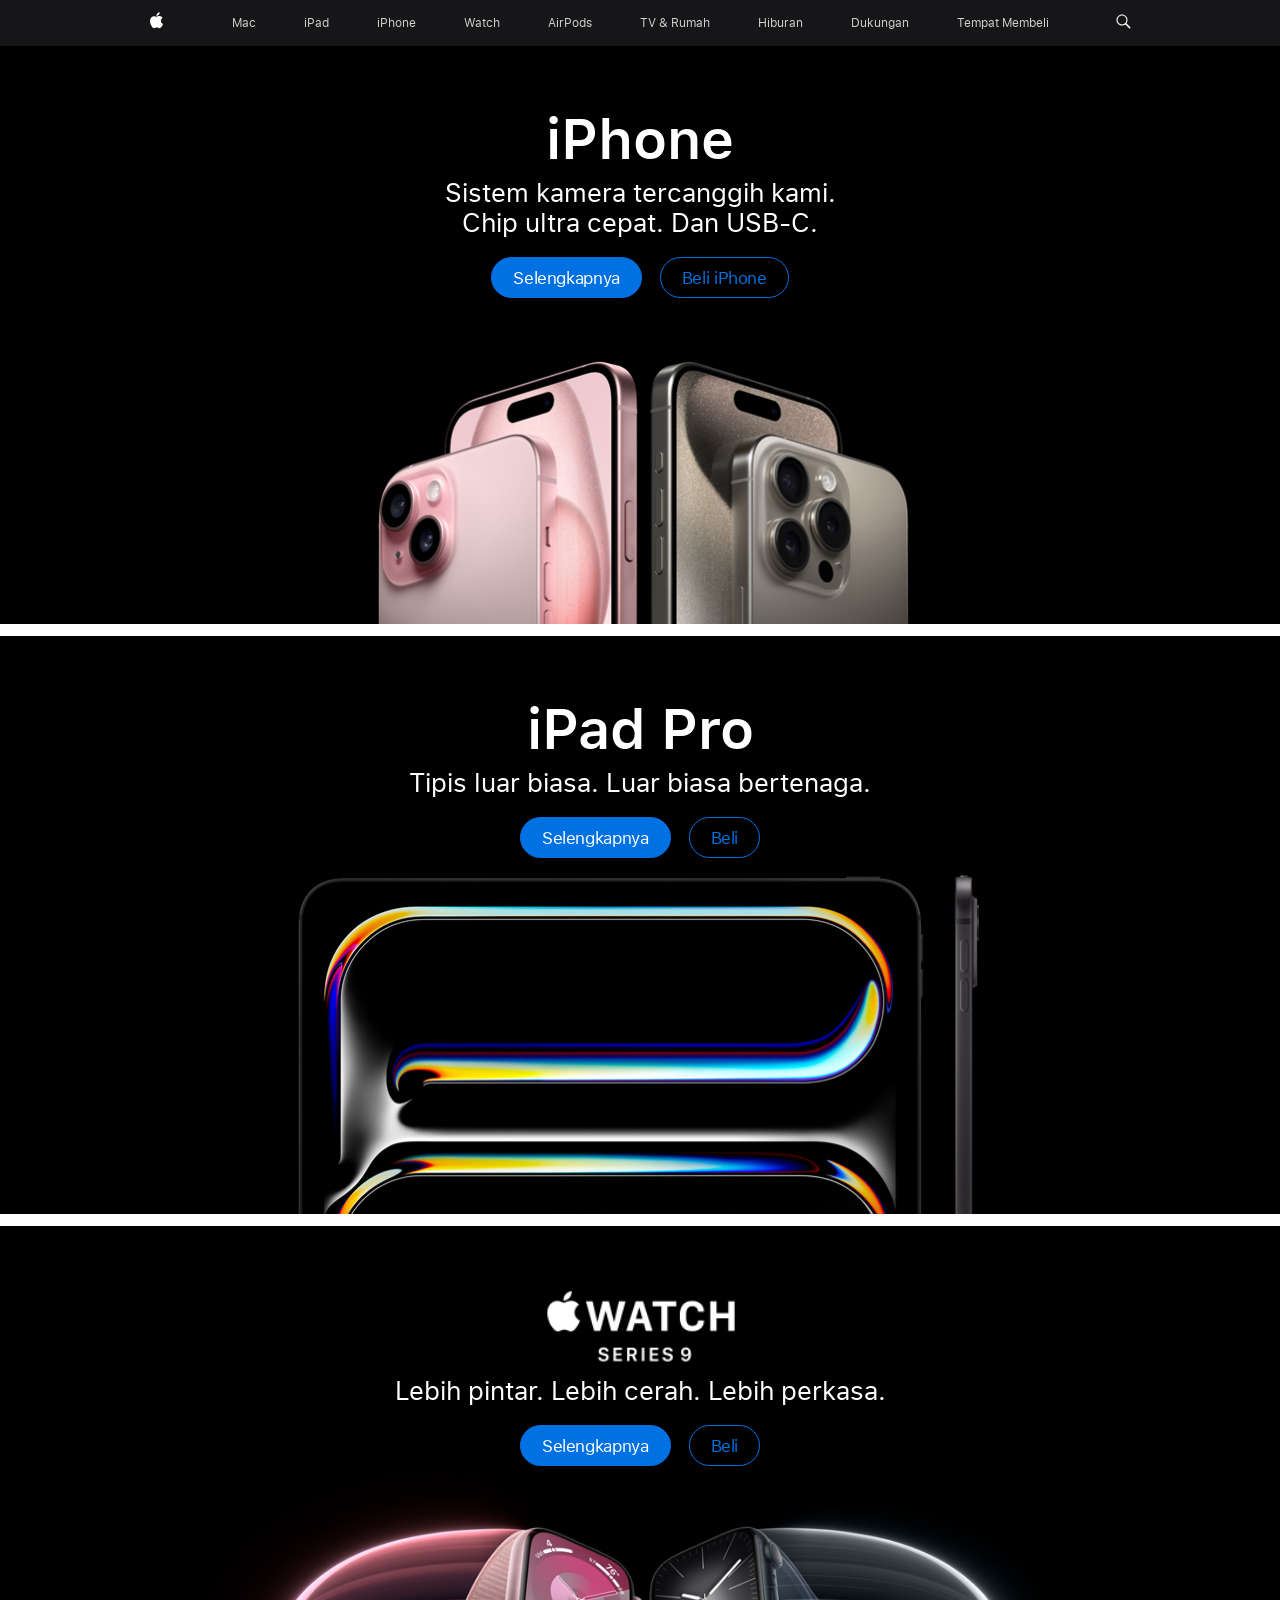
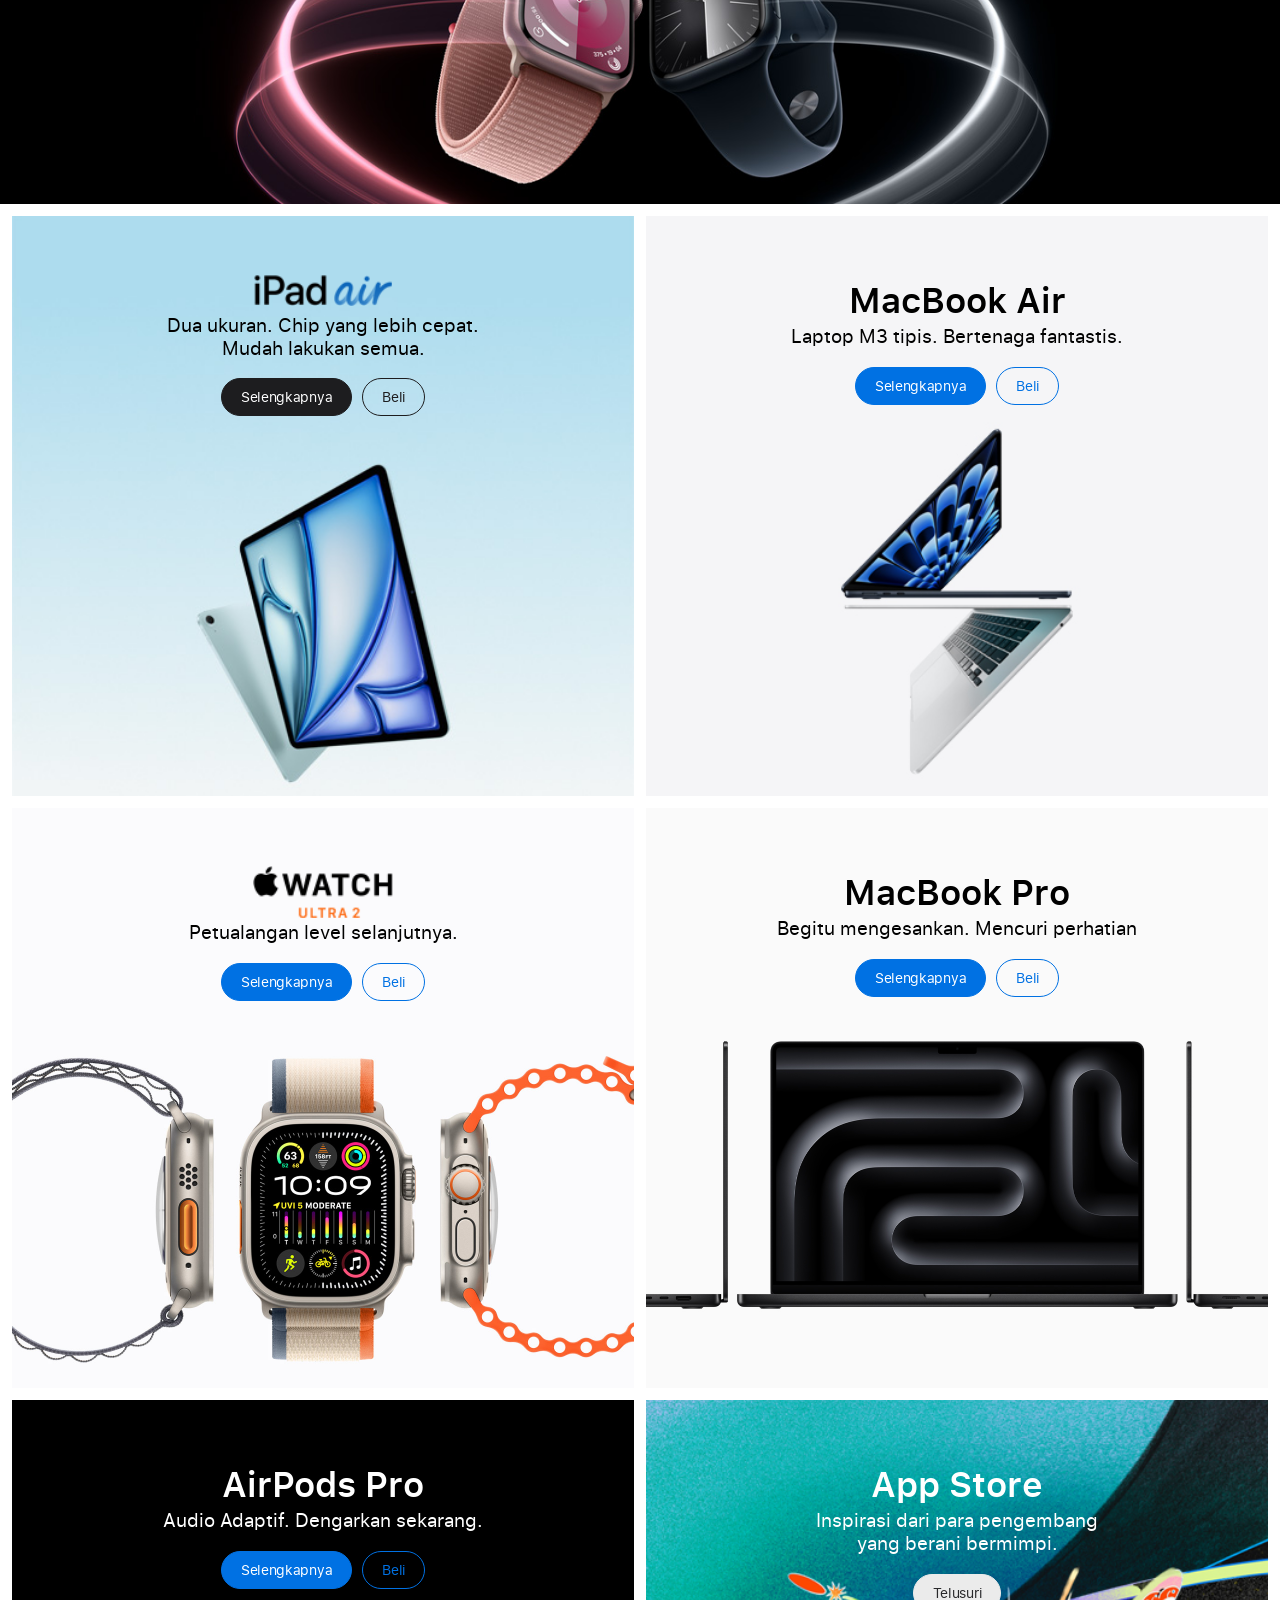
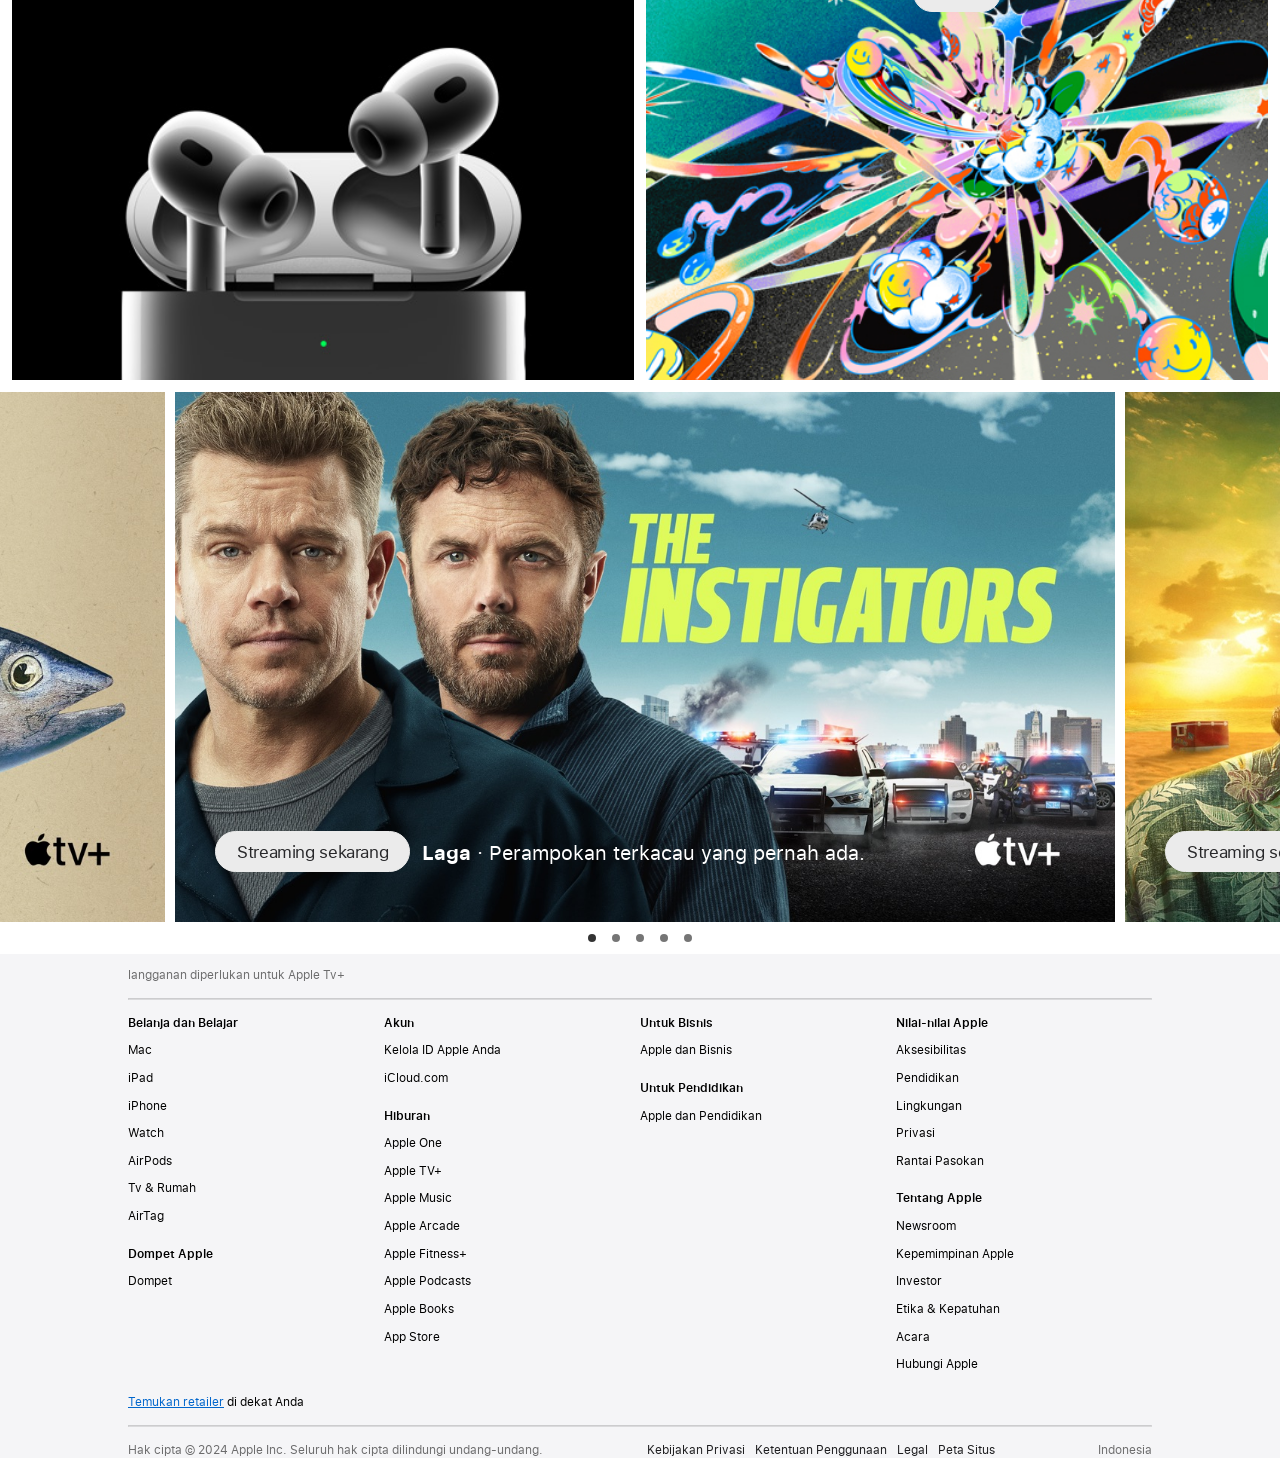
<file: index.html>
<!DOCTYPE html>
<html lang="en">

<head>
  <meta charset="UTF-8">
  <meta name="viewport" content="width=device-width, initial-scale=1.0">
  <title>Apple (remake website)</title>
  <link rel="stylesheet" href="style.css">
  <link rel="shortcut icon" href="./assets/images/favicon.ico" type="image/x-icon">
  <!-- Primary Meta Tags -->
  <title>Apple (Indonesia)</title>
  <meta name="title" content="Apple (Indonesia)" />
  <meta name="description"
    content="Temukan dunia inovatif Apple dan dapatkan semua yang Anda inginkan, mulai dari iPhone, iPad, Apple Watch, Mac, dan Apple TV, serta berbagai aksesori, hiburan, dan bantuan perangkat dari ahlinya." />

  <!-- Open Graph / Facebook -->
  <meta property="og:type" content="website" />
  <meta property="og:url" content="https://landing-page-apple.com" />
  <meta property="og:title" content="Apple (Indonesia)" />
  <meta property="og:description"
    content="Temukan dunia inovatif Apple dan dapatkan semua yang Anda inginkan, mulai dari iPhone, iPad, Apple Watch, Mac, dan Apple TV, serta berbagai aksesori, hiburan, dan bantuan perangkat dari ahlinya." />
  <meta property="og:image" content="./assets/images/open_graph_logo.png" />

  <!-- Twitter -->
  <meta property="twitter:card" content="summary_large_image" />
  <meta property="twitter:url" content="https://metatags.io/" />
  <meta property="twitter:title" content="Apple (Indonesia)" />
  <meta property="twitter:description"
    content="Temukan dunia inovatif Apple dan dapatkan semua yang Anda inginkan, mulai dari iPhone, iPad, Apple Watch, Mac, dan Apple TV, serta berbagai aksesori, hiburan, dan bantuan perangkat dari ahlinya." />
  <meta property="twitter:image" content="./assets/images/open_graph_logo.png" />

  <!-- Meta Tags Generated with https://metatags.io -->
</head>

<body>
  <header class="header">
    <nav class="nav container">
      <a href="" class="navbar-logo"><svg class="icon-apple" height="44" viewBox="0 0 14 44" width="14"
          xmlns="http://www.w3.org/2000/svg">
          <path
            d="m13.0729 17.6825a3.61 3.61 0 0 0 -1.7248 3.0365 3.5132 3.5132 0 0 0 2.1379 3.2223 8.394 8.394 0 0 1 -1.0948 2.2618c-.6816.9812-1.3943 1.9623-2.4787 1.9623s-1.3633-.63-2.613-.63c-1.2187 0-1.6525.6507-2.644.6507s-1.6834-.9089-2.4787-2.0243a9.7842 9.7842 0 0 1 -1.6628-5.2776c0-3.0984 2.014-4.7405 3.9969-4.7405 1.0535 0 1.9314.6919 2.5924.6919.63 0 1.6112-.7333 2.8092-.7333a3.7579 3.7579 0 0 1 3.1604 1.5802zm-3.7284-2.8918a3.5615 3.5615 0 0 0 .8469-2.22 1.5353 1.5353 0 0 0 -.031-.32 3.5686 3.5686 0 0 0 -2.3445 1.2084 3.4629 3.4629 0 0 0 -.8779 2.1585 1.419 1.419 0 0 0 .031.2892 1.19 1.19 0 0 0 .2169.0207 3.0935 3.0935 0 0 0 2.1586-1.1368z"
            fill="white">
          </path>
        </svg></a>

      <div class="navbar-menu">
        <a href="" class="dropdown-toggle">Mac</a>
        <a href="">iPad</a>
        <a href="">iPhone</a>
        <a href="">Watch</a>
        <a href="">AirPods</a>
        <a href="">TV & Rumah</a>
        <a href="">Hiburan</a>
        <a href="">Dukungan</a>
        <a href="">Tempat Membeli</a>
      </div>
      <a href="" class="hidden-tablet"><svg class="icon-search" xmlns="http://www.w3.org/2000/svg" width="15px"
          height="44px" viewBox="0 0 15 44">
          <path
            d="M14.298,27.202l-3.87-3.87c0.701-0.929,1.122-2.081,1.122-3.332c0-3.06-2.489-5.55-5.55-5.55c-3.06,0-5.55,2.49-5.55,5.55 c0,3.061,2.49,5.55,5.55,5.55c1.251,0,2.403-0.421,3.332-1.122l3.87,3.87c0.151,0.151,0.35,0.228,0.548,0.228 s0.396-0.076,0.548-0.228C14.601,27.995,14.601,27.505,14.298,27.202z M1.55,20c0-2.454,1.997-4.45,4.45-4.45 c2.454,0,4.45,1.997,4.45,4.45S8.454,24.45,6,24.45C3.546,24.45,1.55,22.454,1.55,20z"
            fill="white">
          </path>
        </svg></a>

      <div class="navbar-mobile">
        <a href="" class="menu-item"><svg class="mobile" xmlns="http://www.w3.org/2000/svg" viewBox="0 0 15 44"
            width="45px" height="45px">
            <path
              d="M14.298,27.202l-3.87-3.87c0.701-0.929,1.122-2.081,1.122-3.332c0-3.06-2.489-5.55-5.55-5.55c-3.06,0-5.55,2.49-5.55,5.55 c0,3.061,2.49,5.55,5.55,5.55c1.251,0,2.403-0.421,3.332-1.122l3.87,3.87c0.151,0.151,0.35,0.228,0.548,0.228 s0.396-0.076,0.548-0.228C14.601,27.995,14.601,27.505,14.298,27.202z M1.55,20c0-2.454,1.997-4.45,4.45-4.45 c2.454,0,4.45,1.997,4.45,4.45S8.454,24.45,6,24.45C3.546,24.45,1.55,22.454,1.55,20z"
              fill="white">
            </path>
          </svg></a>
        <button class="navbar-toggle" aria-controls="navbar-menu" aria-expanded="false">
          <svg xmlns="http://www.w3.org/2000/svg" fill="none" viewBox="0 0 24 24" strokeWidth={1.5} stroke="#1D1D1F"
            className="size-6" width="40px" height="40px">
            <path strokeLinecap="round" strokeLinejoin="round" d="M3.75 9h16.5m-16.5 6.75h16.5" />
          </svg>

        </button>
      </div>
    </nav>


    <nav class="mobile-navbar" id="mobile-navbar">
      <button class="close-toggle" aria-controls="close-toggle" aria-expanded="true" id="close-toggle">
        <svg xmlns="http://www.w3.org/2000/svg" fill="none" viewBox="0 0 24 24" stroke-width="1.5" stroke="currentColor"
          class="icon-mark" width="45px" height="45px">
          <path stroke-linecap="round" stroke-linejoin="round" d="M6 18 18 6M6 6l12 12" />
        </svg>
      </button>
      <a href="">Mac</a>
      <a href="">iPad</a>
      <a href="">iPhone</a>
      <a href="">Watch</a>
      <a href="">AirPods</a>
      <a href="">TV & Rumah</a>
      <a href="">Hiburan</a>
      <a href="">Dukungan</a>
      <a href="">Tempat Membeli</a>
    </nav>
  </header>

  <main>
    <div class="header-dark-background"></div>
    <section id="iphone-15-black" class="iphone">
      <div class="container content">
        <h2>iPhone</h2>
        <p>Sistem kamera tercanggih kami.</p>
        <p>Chip ultra cepat. Dan USB-C.</p>

        <div class="cta-btn">
          <button class="btn btn-primary">Selengkapnya</button>
          <button class="btn btn-secondary">Beli iPhone</button>
        </div>
      </div>
    </section>

    <section id="ipad-pro-black" class="ipad">
      <div class="container content">
        <h2>iPad Pro</h2>
        <p>Tipis luar biasa. Luar biasa <span class="mobile-break">bertenaga.</span></p>

        <div class="cta-btn ipad-margin">
          <button class="btn btn-primary">Selengkapnya</button>
          <button class="btn btn-secondary">Beli</button>
        </div>
      </div>
    </section>

    <section id="apple-watch" class="watch">
      <div class="container content">
        <h2 class="logo-image"></h2>
        <p>Lebih pintar. Lebih cerah. Lebih perkasa.</p>

        <div class="cta-btn">
          <button class="btn btn-primary">Selengkapnya</button>
          <button class="btn btn-secondary">Beli</button>
        </div>
      </div>
    </section>

    <section id="product-grid" class="grid-container">
      <!-- Ipad Air Grid -->
      <div class="grid-items-product ipad-air">
        <h3 class="icon-grid"></h3>
        <p>Dua ukuran. Chip yang lebih cepat.
          <br>
          Mudah lakukan semua.
        </p>

        <div class="cta-btn">
          <button class="btn-grid btn-black">Selengkapnya</button>
          <button class="btn-grid btn-secondary-black">Beli</button>
        </div>
      </div>

      <!-- Macbook Air Grid -->
      <div class="grid-items-product macbook-air">
        <h3 class="header-content-grid">MacBook Air</h3>
        <p>Laptop M3 tipis. Bertenaga <span class="mobile-break">fantastis.</span></p>

        <div class="cta-btn">
          <button class="btn-grid btn-primary">Selengkapnya</button>
          <button class="btn-grid btn-secondary-grid">Beli</button>
        </div>
      </div>

      <!-- watch ultra Grid -->
      <div class="grid-items-product watch-ultra">
        <h3 class="icon-watch-ultra"></h3>
        <p>Petualangan level selanjutnya.</p>

        <div class="cta-btn">
          <button class="btn-grid btn-primary">Selengkapnya</button>
          <button class="btn-grid btn-secondary-grid">Beli</button>
        </div>
      </div>

      <!-- Macbook pro Grid -->
      <div class="grid-items-product macbook-pro">
        <h3 class="header-mac-pro">MacBook Pro</h3>
        <p>Begitu mengesankan. <span class="mobile-break">Mencuri perhatian</span></p>

        <div class="cta-btn">
          <button class="btn-grid btn-primary">Selengkapnya</button>
          <button class="btn-grid btn-secondary-grid">Beli</button>
        </div>
      </div>

      <!-- airpods pro Grid -->
      <div class="grid-items-product airpods-pro">
        <h3 class="header-airpods-pro">AirPods Pro</h3>
        <p>Audio Adaptif. Dengarkan <span class="mobile-break">sekarang.</span></p>

        <div class="cta-btn">
          <button class="btn-grid btn-primary">Selengkapnya</button>
          <button class="btn-grid btn-secondary-grid">Beli</button>
        </div>
      </div>

      <!-- app store Grid -->
      <div class="grid-items-product app-store">
        <h3 class="header-mac-pro">App Store</h3>
        <p>Inspirasi dari para pengembang
          <br>
          yang berani bermimpi.
        </p>

        <div class="cta-btn">
          <button class="btn-grid btn-white">Telusuri</button>
        </div>
      </div>
    </section>
    <section id="apple-tv">
      <div class="carousel">
        <!-- item 1-->
        <div id="item-1" class="carousel-item">
          <img class="img-1" src="assets/images/1250x703 (6).jpg" alt="instigator">

          <div class="logo-carousel-mobile">
            <img class="apple-tv-carousel-logo" src="./assets/images/logo_hero_light__d7t8cya4x26a_small_2x.png" alt="">

            <img class="title-carousel-img" src="./assets/images/1096x394.png" alt="">
          </div>

          <div class="carousel-content">
            <button class="btn btn-white">Streaming sekarang</button>
            <p><strong>Laga</strong> · Perampokan terkacau yang pernah ada.</p>
          </div>
        </div>

        <!-- item 2-->
        <div id="item-2" class="carousel-item">

          <img class="img-2" src="assets/images/1250x703 (9).jpg" alt="instigator">

          <div class="logo-carousel-mobile">
            <img class="apple-tv-carousel-logo" src="./assets/images/logo_hero_light__d7t8cya4x26a_small_2x.png" alt="">

            <img class="title-carousel-img item-2" src="./assets/images/1096x164.png" alt="">
          </div>

          <div class="carousel-content">
            <button class="btn btn-white">Streaming sekarang</button>
            <p><strong>Laga</strong> · Perampokan terkacau yang pernah ada.</p>
          </div>
        </div>

        <!-- item 3-->
        <div id="item-3" class="carousel-item">
          <img class="img-3" src="assets/images/1250x703 (5).jpg" alt="instigator">

          <div class="logo-carousel-mobile">
            <img class="apple-tv-carousel-logo" src="./assets/images/logo_hero_light__d7t8cya4x26a_small_2x.png" alt="">

            <img class="title-carousel-img item-3" src="./assets/images/1096x114.png" alt="">
          </div>

          <div class="carousel-content">
            <button class="btn btn-white">Streaming sekarang</button>
            <p><strong>Laga</strong> · Perampokan terkacau yang pernah ada.</p>
          </div>
        </div>

        <!-- item 4-->
        <div id="item-4" class="carousel-item">
          <img class="img-4" src="assets/images/1250x703 (2).jpg" alt="instigator">

          <div class="logo-carousel-mobile">
            <img class="apple-tv-carousel-logo" src="./assets/images/logo_hero_light__d7t8cya4x26a_small_2x.png" alt="">

            <img class="title-carousel-img item-4" src="./assets/images/1096x436.png" alt="">

          </div>

          <div class="carousel-content">
            <button class="btn btn-white">Streaming sekarang</button>
            <p><strong>Laga</strong> · Perampokan terkacau yang pernah ada.</p>
          </div>
        </div>

        <!-- item 5-->
        <div id="item-5" class="carousel-item">
          <img class="img-5" src="assets/images/1250x703 (7).jpg" alt="instigator">

          <div class="logo-carousel-mobile">
            <img class="apple-tv-carousel-logo" src="./assets/images/logo_hero_light__d7t8cya4x26a_small_2x.png" alt="">

            <img class="title-carousel-img item-5" src="./assets/images/1096x156.png" alt="">
          </div>

          <div class="carousel-content">
            <button class="btn btn-white">Streaming sekarang</button>
            <p><strong>Laga</strong> · Perampokan terkacau yang pernah ada.</p>
          </div>
        </div>
      </div>
      <div class="carousel-control">
        <span class="items" data-index="0"></span>
        <span class="items" data-index="1"></span>
        <span class="items" data-index="2"></span>
        <span class="items" data-index="3"></span>
        <span class="items" data-index="4"></span>
      </div>
    </section>
  </main>
  <footer>
    <div class="container">
      <p class="subscribe">langganan diperlukan untuk Apple Tv+</p>
      <hr class="line">

      <div class="list-footer">
        <div>
          <ul>
            <li>Belanja dan Belajar</li>
            <li>Mac</li>
            <li>iPad</li>
            <li>iPhone</li>
            <li>Watch</li>
            <li>AirPods</li>
            <li>Tv & Rumah</li>
            <li>AirTag</li>
          </ul>
          <ul>
            <li>Dompet Apple</li>
            <li>Dompet</li>
          </ul>
        </div>

        <div>
          <ul>
            <li>Akun</li>
            <li>Kelola ID Apple Anda</li>
            <li>iCloud.com</li>
          </ul>
          <ul>
            <li>Hiburan</li>
            <li>Apple One</li>
            <li>Apple TV+</li>
            <li>Apple Music</li>
            <li>Apple Arcade</li>
            <li>Apple Fitness+</li>
            <li>Apple Podcasts</li>
            <li>Apple Books</li>
            <li>App Store</li>
          </ul>
        </div>

        <div>
          <ul>
            <li>Untuk Bisnis</li>
            <li>Apple dan Bisnis</li>
          </ul>
          <ul>
            <li>Untuk Pendidikan</li>
            <li>Apple dan Pendidikan</li>
          </ul>
        </div>

        <div>
          <ul>
            <li>Nilai-nilai Apple</li>
            <li>Aksesibilitas</li>
            <li>Pendidikan</li>
            <li>Lingkungan</li>
            <li>Privasi</li>
            <li>Rantai Pasokan</li>
          </ul>
          <ul>
            <li>Tentang Apple</li>
            <li>Newsroom</li>
            <li>Kepemimpinan Apple</li>
            <li>Investor</li>
            <li>Etika & Kepatuhan</li>
            <li>Acara</li>
            <li>Hubungi Apple</li>
          </ul>
        </div>
      </div>

      <div class="list-accordion">
        <button class="accordion">Belanja dan Belajar</button>
        <div class="panel">
          <ul>
            <li>Mac</li>
            <li>iPad</li>
            <li>iPhone</li>
            <li>Watch</li>
            <li>AirPods</li>
            <li>Tv & Rumah</li>
            <li>AirTag</li>
          </ul>
        </div>

        <button class="accordion">Dompet Apple</button>
        <div class="panel">
          <ul>
            <li>Dompet</li>
          </ul>
        </div>

        <button class="accordion">Akun</button>
        <div class="panel">
          <ul>
            <li>Kelola ID Apple Anda</li>
            <li>iCloud.com</li>
          </ul>
        </div>

        <button class="accordion">Hiburan</button>
        <div class="panel">
          <ul>
            <li>Apple One</li>
            <li>Apple TV+</li>
            <li>Apple Music</li>
            <li>Apple Arcade</li>
            <li>Apple Fitness+</li>
            <li>Apple Podcasts</li>
            <li>Apple Books</li>
            <li>App Store</li>
          </ul>
        </div>

        <button class="accordion">Untuk Bisnis</button>
        <div class="panel">
          <ul>
            <li>Apple dan Bisnis</li>
          </ul>
        </div>

        <button class="accordion">Untuk Pendidikan</button>
        <div class="panel">
          <ul>
            <li>Apple dan Pendidikan</li>
          </ul>
        </div>

        <button class="accordion">Nilai Nilai Apple</button>
        <div class="panel">
          <ul>
            <li>Aksesibilitas</li>
            <li>Pendidikan</li>
            <li>Lingkungan</li>
            <li>Privasi</li>
            <li>Rantai Pasokan</li>
          </ul>
        </div>

        <button class="accordion">Tentang Apple</button>
        <div class="panel">
          <ul>
            <li>Newsroom</li>
            <li>Kepemimpinan Apple</li>
            <li>Investor</li>
            <li>Etika & Kepatuhan</li>
            <li>Acara</li>
            <li>Hubungi Apple</li>
          </ul>
        </div>
      </div>

      <p class="p-border-top"><a class="link-map" href="https://locate.apple.com/id/id/sales">Temukan retailer</a> di
        dekat Anda</p>
      <hr class="line hidden">
      <div class="list-copyright">
        <p class="find">Hak cipta © 2024 Apple Inc. Seluruh hak cipta dilindungi undang-undang.</p>
        <div class="menu-footer">
          <a href="">Kebijakan Privasi</a>
          <a href="">Ketentuan Penggunaan</p>
            <a href="">Legal</p>
              <a href="">Peta Situs</a>
        </div>
        <p class="country">Indonesia</p>
      </div>
    </div>
  </footer>
  <script src="app.js"></script>
</body>

</html>
</file>
<file: style.css>
@font-face {
    font-family: 'SF Pro';
    src: url('./assets/font/sf-pro-text-bold-webfont.woff2') format('woff2'),
         url('./assets/font/sf-pro-text-bold-webfont.woff') format('woff');
    font-weight: 700;
    font-style: normal;
}

@font-face {
    font-family: 'SF Pro';
    src: url('./assets/font/sf-pro-text-medium-webfont.woff2') format('woff2'),
         url('./assets/font/sf-pro-text-medium-webfont.woff') format('woff');
    font-weight: 500;
    font-style: normal;
}

@font-face {
    font-family: 'SF Pro';
    src: url('./assets/font/sf-pro-text-regular-webfont.woff2') format('woff2'),
         url('./assets/font/sf-pro-text-regular-webfont.woff') format('woff');
    font-weight: 400;
    font-style: normal;
}

@font-face {
    font-family: 'SF Pro';
    src: url('./assets/font/sf-pro-text-semibold-webfont.woff2') format('woff2'),
         url('./assets/font/sf-pro-text-semibold-webfont.woff') format('woff');
    font-weight: 600;
    font-style: normal;
}

/* General style */
:root{
    --primary-color: rgb(0, 113, 227);  
    --black-color: #1D1D1F;
}

* {
    padding: 0;
    margin: 0;
    box-sizing: border-box;
    font-family: 'SF Pro';
}

body{
    background-color: #fff;
    line-height: 1.47059;
}

.overflow-hidden{
    overflow: hidden;
}

.container{
    max-width: 1024px;
    margin: 0 auto;
}

.btn{
    font-size: 17px;
    line-height: 1;
    font-weight: 400;
    padding: 11px 21px;
    border-radius: 980px;
    font-weight: 400;
    letter-spacing: -.022em;
    color: rgb(255, 255, 255);
    cursor: pointer;
    transition: all 0.2s ease-in-out;
}

.btn:hover{
    background-color: var(--primary-color);
    color: rgb(255, 255, 255);
}

.btn-grid{
    font-size: 14px;
    line-height: 1;
    font-weight: 400;
    padding: 11px 19px;
    border-radius: 980px;
    font-weight: 400;
    letter-spacing: -.022em;
    color: rgb(255, 255, 255);
    cursor: pointer;
    transition: all 0.2s ease-in-out;
}

.btn-grid:hover{
    background-color: var(--primary-color);
    color: rgb(255, 255, 255);
}

.btn-primary{
    background-color: var(--primary-color);
    border: 1px solid var(--primary-color);
}

.btn-primary:hover{
    opacity: 0.8;
}

.btn-secondary{
    background-color: transparent;
    color: var(--primary-color);
    border: 1px solid var(--primary-color);
}

.btn-secondary-grid{
    background-color: transparent;
    margin-left: 5px;
    color: var(--primary-color);
    border: 1px solid var(--primary-color);
}

.btn-black{
    background-color: var(--black-color);
    border: 1px solid var(--black-color);
    color: rgb(255, 255, 255);
}

.btn-black:hover{
    background-color: #28282a;
}

.btn-secondary-black{
    background-color: transparent;
    color: var(--black-color);
    margin-left: 5px;
    border: 1px solid var(--black-color);
}

.btn-secondary-black:hover{
    background-color: var(--black-color);
    color: rgb(255, 255, 255);
}

.btn-white{
    background-color: rgb(235, 235, 235);
    color: #28282a;
    border: 1px solid rgb(235, 235, 235);
}

.btn-white:hover{
    background-color: rgb(255, 255, 255);
    color: #28282a;
}

/* Header */
.header {
    position: fixed;
    top: 0;
    right: 0;
    left: 0;
    background-color: rgba(22, 22, 23, .8);
    backdrop-filter: blur(10px);
    -webkit-backdrop-filter: blur(10px); 
    z-index: 1000;
}

.nav {
    display: flex;
    justify-content: space-between;
    align-items: center;
    padding: 0 21px;
    font-size: 12px;
    line-height: 1;
}

.nav a {
    color: rgba(255, 255, 255, .8);
    text-decoration: none;
    font-weight: 400;
}

.navbar-menu{
    display: flex;
    justify-content: center;    
    align-items: center;
    gap: 48px;
}

.icon-apple{
    width: 15px;
    height: 44px;
}

.icon-search{
    width: 15px;
    height: 44px;
}

#iphone-15-black{
    background-image: url("./assets/images/hero_iphone_family_a__c7v3mvx3jv42_large.jpg");
    border-bottom: 12px solid #fff;
}

.header-dark-background{
    background-color: #1D1D1F;
    height: 46px;
    width: 100%;
}

.iphone{
    overflow: hidden;
    background-repeat: no-repeat;
    background-position: center;
    background-size: cover;
    height: 590px;
    color: rgb(255, 255, 255);
}

.ipad{
    overflow: hidden;
    background-repeat: no-repeat;
    background-position: center;
    background-size: cover;
    height: 590px;
    color: rgb(255, 255, 255);
}

#ipad-pro-black{
    background-image: url("./assets/images/hero_ipadpro__bpt7a9d8sh42_large.jpg");
    border-bottom: 12px solid #fff;
}

.watch{
    overflow: hidden;
    background-repeat: no-repeat;
    background-position: center;
    background-size: cover;
    height: 590px;
    color: rgb(255, 255, 255);
}

#apple-watch{
    background-image: url("./assets/images/hero_apple_watch_series_9_order__d0fi9mb84dci_large.jpg");
    border-bottom: 12px solid #fff;
}

.content{
    display: flex;
    flex-direction: column;
    align-items: center;
    padding-top: 50px;
}

.content h2{
    font-size: 56px;
    font-weight: 600;
    line-height: 1.47059;
}

.content p{
    font-size: 26px;
    font-weight: 400;
    line-height: 1.14286;
}

.cta-btn{
    margin-top: 19px;
}

.cta-btn .btn:nth-child(2){
    margin-left: 13px;
}

.logo-image{
    background-image: url("assets/images/hero_logo_apple_watch_series_9__eg5xcrxghuaa_medium.png");
    background-repeat: no-repeat;
    background-position: center;
    background-size: contain; 
    width: 190px; 
    height: 100px; 
}    

/* grid style */
.grid-container{
    display: grid;
    grid-template-columns: repeat(2, 1fr);
    gap: 12px;
    margin: 0px 12px;
    background-color: #fff;
}

.grid-items-product{
    overflow: hidden;
    background-repeat: no-repeat;
    background-position: center;
    background-size: cover;
    height: 580px;
    display: flex;
    flex-direction: column;
    align-items: center;
}

.grid-container{
    border-bottom: 12px solid white;
}

.grid-items-product .icon-grid{
    text-align: center;
    width: 140px;
    height: 40px;
    background-repeat: no-repeat;
    background-image: url('assets/images/promo_logo_ipadair__frwnnsqveeye_medium.png');
    background-size: 140px;
}

.ipad-air{
    background-image: url('assets/images/promo_ipadair_announce__eqsaj3vip4om_medium.jpg');
}

.macbook-air{
    background-image: url('assets/images/promo_macbook_air_m3__e43jegok3wuq_medium.jpg');
}

.watch-ultra{
    background-image: url('assets/images/promo_apple_watch_ultra2_order__dyxqj5ia98om_large_2x.jpg');
}

.macbook-pro{
    background-image: url('assets/images/promo_mbp__ek7p477bkp6q_large_2x.jpg');
}

.airpods-pro{
    background-image: url('assets/images/promo_airpods_pro_order__d8xv36p4uwae_medium.jpg');
}

.app-store{
    background-image: url('assets/images/promo_app_store_dtd__b8zuxx50qely_medium.jpg');
}

.airpods-pro h3{
    color: #fff;
    font-size: 35px;
    font-weight: 600;
}

.airpods-pro p{
    color: #fff;
}

.app-store{
    color: #fff;
}

.app-store h3{
    font-size: 35px;
    color: #fff;
    font-weight: 600;
}

.grid-items-product p{
    text-align: center;
    line-height: 1.19048;
    font-weight: 400;
    font-size: 19px;
}
.grid-items-product .icon-watch-ultra{
    background-image: url('assets/images/promo_logo_apple_watch_ultra2__ggg2x39rsvqu_medium.png');
    background-repeat: no-repeat;
    background-size: 140px;
    width: 140px;
    height: 55px;
}

.grid-items-product .header-mac-pro{
    font-size: 35px;
    font-weight: 600;
}

.grid-items-product .header-content-grid{
    font-size: 35px;
    font-weight: 600;
}

.grid-items-product h3{
    margin-top: 58px;
}

#apple-tv{
    overflow: hidden;
}

.carousel{
    position: relative;
    max-width: 950px;
    margin: 0 auto;
    height: 530px;
    margin-bottom: 12px;
}   
.carousel-item img {
    width: 100%;
    height: 100%;
    object-fit: cover;
}

.carousel-item{
    position: absolute;
    top: 0;
    width: 100%;
    height: 100%;
    transition: transform 0.5s ease-in-out, visibility 0.5s ease-in-out;
    /* visibility: hidden; */
}

.carousel-content{
    display: flex;
    align-items: center;
    position: absolute;
    gap: 12px;
    bottom: 0;
    left: 0;
    right: 0;
    padding: 0px 0px 50px 40px;
}

.carousel-content p{
    color: #fff;
    font-weight: 400;
    font-size: 20px;
    line-height: 1.1;
}

.carousel-control{
    display: flex;
    justify-content: center;
    align-items: center;
    gap: 16px;
}

.carousel-control span{
    background-color: rgba(0, 0, 0, 0.54);
    height: 8px;
    width: 8px;
    border-radius: 100%;
    cursor: pointer;
}

.carousel-control .active{
    background-color: rgba(0, 0, 0, 0.8);
}

.carousel-item.active{
    visibility: visible;
    z-index: 22;
    position: relative;
    transform: translateX(0%);
}

.carousel-item.previous{
    visibility: visible;
    z-index: 11;
    cursor: pointer;
    transform: translateX(-100%);
}
.carousel-item.next{
    visibility: visible;
    z-index: 11;
    cursor: pointer;
    transform: translateX(100%);
}

.carousel-item.move-left{
    transform: translateX(-100%);
    visibility: visible;
}

.carousel-item.move-right{
    transform: translateX(100%);
    visibility: visible;
}

.carousel-item.enter-left{
    transform: translateX(0%);
    visibility: visible;
}

.carousel-item.enter-right{
    transform: translateX(0%);
    visibility: visible;
}

/* Footer */
footer{
    background-color: rgb(245, 245, 247);   
    font-size: 12px;
    font-weight: 400;
    padding-top: 12px;
    margin-top: 12px;
}

.subscribe{
    color: rgba(0, 0, 0, 0.56);
}

.line{
    border-color: rgba(0, 0, 0, 0.16);
    margin: 14px 0px;
}

.list-footer ul{
    list-style: none;
}

.list-footer{
    display: grid;
    grid-template-columns: repeat(4, 1fr);
}

.list-footer ul{
    display: flex;
    flex-direction: column;
    gap: 10px;
    margin-bottom: 20px;
}

.list-footer ul li:first-child {
    font-weight: 600;
}

.list-copyright{
    display: flex;
    justify-content: space-between;
    margin-bottom: 20px;
}

.menu-footer {
    display: flex;
    gap: 10px;
}

.menu-footer a{
    color: var(--black-color);
    text-decoration: none;
}

.menu-footer a:hover{
    text-decoration: underline;
}

p.find{
    color: rgba(0, 0, 0, 0.56);
}

p.country{
    color: rgba(0, 0, 0, 0.56);
}

a.link-map{
    color: rgb(0, 102, 204);
}


.navbar-mobile{
    display: none;
}
.mobile-navbar{
    display: none;
}

.list-accordion{
    display: none;
}

#item-1{
    border-left: 10px #fff solid;
}
#item-2{
    border-left: 10px #fff solid;
}
#item-3{
    border-left: 10px #fff solid;
}
#item-4{
    border-left: 10px #fff solid;
}
#item-5{
    border-left: 10px #fff solid;
}

.logo-carousel-mobile{
    display: none;
}

@media (max-width: 1024px){
    footer{
        padding-left: 22px;
    }
}

@media (max-width: 980px) {
    .navbar-menu{
        display: none;
    }

    .mobile-navbar{
        position: fixed;
        z-index: 20;
        top: 0;
        bottom: 0;
        right: 0;
        left: 0;
        background: #161617;
        gap: 14px;
        padding: 48px;
        display: none;
        flex-direction: column;
        font-weight: 600;
        font-size: 24px;
        height: 100vh;
    }

    .mobile-navbar.active{
        display: flex;
    }

    .mobile-navbar a{
        color: #fff;
        text-decoration: none;
    }

    .navbar-logo{
        display: flex;
        align-items: center;
    }

    .navbar-mobile{
        display: flex;
        align-items: center;
        gap: 12px;
    }
    
    .navbar-mobile .menu-item{
        display: flex;
        justify-content: center;
        align-items: center;
        overflow: hidden;
    }
    
    .navbar-toggle svg{
        width: 24px;
        height: 24px;
        stroke: #fff;
        background-color: transparent; 
    }
    .navbar-toggle {
        background: none;      
        border: none;          
        padding: 0;            
        cursor: pointer;       
        display: inline-flex;  
        align-items: center;       
        justify-content: center; 
    }

    .icon-mark{
        width: 24px;
        height: 24px;
        color: #fff;
    }

    .close-toggle{
        position: absolute;
        top: 10px;
        right: 20px;
        background: none;      
        border: none;          
        padding: 0;            
        cursor: pointer;       
        display: inline-flex;  
        align-items: center;       
        justify-content: center; 
    }

    .hidden-tablet{
        display: none;
    }

    .list-copyright{
        display: flex;
        flex-direction: column;
    }

    .list-copyright .country{
        order: -1;
        margin-bottom: 10px;
    }

    .carousel{
        max-width: 689px;
        margin: 0 auto;
        height: 367px;
        margin-bottom: 12px;
    } 

    .carousel-content{
        padding: 0px 0px 20px 30px;
    }

    .carousel-content p{
        font-size: 14px;
        line-height: 1.23536;
        font-weight: 400;
        letter-spacing: -.022em;
    }

    .carousel-content .btn{
        font-size: 14px;
    }

    footer{
        padding-left: 22px;
    }
}

@media (max-width: 848px){
    .grid-container {
        display: grid;
        grid-template-columns: repeat(1, 1fr);
        gap: 12px;
        margin: 0;
        background-color: #fff;
    }

    .grid-items-product {
        overflow: hidden;
        background-repeat: no-repeat;
        background-position: center;
        background-size: cover;
        height: 580px;
        display: flex;
        flex-direction: column;
        align-items: center;
    }

    .ipad-air {
        background-image: url(assets/images/promo_ipadair_announce__eqsaj3vip4om_large_2x.jpg);
    }

    .macbook-air {
        background-image: url(assets/images/promo_macbook_air_m3__e43jegok3wuq_large_2x.jpg);
    }

    .airpods-pro {
        background-image: url(assets/images/promo_airpods_pro_order__d8xv36p4uwae_large_2x.jpg);
    }

    .app-store {
        background-image: url(assets/images/promo_app_store_dtd__b8zuxx50qely_large_2x.jpg);
    }
}

@media (max-width: 768px){
    footer{
        padding: 18px 16px;
    }

    .list-footer{
        display: none;
    }

    .accordion{
        border: none;
        border-top: 1px solid #00000029;
        padding: 10px 0;
        width: 100%;
        text-align: left;
        font-size: 12px;
        font-weight: 400;
        position: relative;
        background-color: transparent;
        transition: 0.4s;
    }

    .accordion::after {
        content: url('data:image/svg+xml;utf,<svg xmlns="http://www.w3.org/2000/svg" fill="none" viewBox="0 0 24 24" stroke-width="1.5" stroke="currentColor" class="size-6"><path stroke-linecap="round" stroke-linejoin="round" d="m19.5 8.25-7.5 7.5-7.5-7.5" /></svg>');
        color: #161617;
        position: absolute;
        right: 0px;
        top: 25%;
        width: 16px;
        height: 16px;
        transform: translate(-50%);
    }

    .accordion.active::after{
        content: url('data:image/svg+xml;utf,<svg xmlns="http://www.w3.org/2000/svg" fill="none" viewBox="0 0 24 24" stroke-width="1.5" stroke="currentColor" class="size-6"><path stroke-linecap="round" stroke-linejoin="round" d="m19.5 8.25-7.5 7.5-7.5-7.5" /></svg>');
        content: url('data:image/svg+xml;utf,<svg xmlns="http://www.w3.org/2000/svg" fill="none" viewBox="0 0 24 24" stroke-width="1.5" stroke="currentColor" class="size-6"><path stroke-linecap="round" stroke-linejoin="round" d="m4.5 15.75 7.5-7.5 7.5 7.5" /></svg>');
        color: #161617;
        position: absolute;
        right: 0px;
        top: 25%;
        width: 16px;
        height: 16px;
    }

    .panel{
        padding: 0 14px;
        background-color: transparent;
        max-height: 0;
        overflow: hidden;
        transition: max-height 0.2s ease-in-out;
    }

    .list-accordion .accordion:first-of-type {
        border-top: none;
    }

    .line.hidden{
        display: none;
    }

    .p-border-top{
        border-top: 1px solid #00000029;
        padding: 10px 0;
    }

    .panel ul{
        display: block;
        height: auto;
        display: flex;
        flex-direction: column;
        gap: 12px;
        list-style-type: none;
        margin: 16px 0;
    }

    .list-accordion{
        display: flex;
        flex-direction: column;
    }
}

@media (max-width: 730px){
    .btn{
        font-size: 14px;
        font-weight: 400;
        line-height: 1.42859;
        letter-spacing: -.016em;
        padding-left: 15px;
        padding-right: 15px;
        padding-top: 7px;
        padding-bottom: 7px;
    }

    #iphone-15-black{
        background-image: url("./assets/images/hero_iphone_family_a__c7v3mvx3jv42_small_2x.jpg");
        background-size: 734px 500px;
    }

    .iphone{
        overflow: hidden;
        background-repeat: no-repeat;
        background-position: center;
        background-size: cover;
        height: 500px;
        color: rgb(255, 255, 255);
    }

    #ipad-pro-black{
        background-image: url("./assets/images/promo_ipadpro__ch217v9v7no2_small_2x.jpg");
        background-size: 734px 500px;
    }

    .ipad{
        overflow: hidden;
        background-repeat: no-repeat;
        background-position: center;
        background-size: cover;
        height: 500px;
        color: rgb(255, 255, 255);
    }

    #apple-watch{
        background-image: url("./assets/images/promo_apple_watch_series_9_order__b3u85rm9zf6u_small_2x.jpg");
        background-size: 734px 500px;
    }

    .watch{
        overflow: hidden;
        background-repeat: no-repeat;
        background-position: center;
        background-size: cover;
        height: 500px;
        color: rgb(255, 255, 255);
    }

    .content h2 {
        font-size: 32px;
        line-height: 1.125;
        font-weight: 600;
        letter-spacing: .004em;
    }

    .content p {
        font-size: 19px;
        line-height: 1.21053;
        font-weight: 400;
        letter-spacing: .012em;
        text-align: center;
        margin-top: 5px;
    }

    .logo-image {
        width: 150px;
        height: 70px;
    }

    .content {
        display: flex;
        flex-direction: column;
        align-items: center;
        padding-top: 37px;
    }

    .carousel {
        max-width: 275px;
        margin: 0 auto;
        height: 495px;
        margin-bottom: 12px;
    }

    #item-1 .img-1 {
        content: url('assets/images/1.jpg');
    }

    #item-2 .img-2 {
        content: url('assets/images/2.jpg');
    }

    #item-3 .img-3 {
        content: url('assets/images/3.jpg');
    }

    #item-4 .img-4 {
        content: url('assets/images/4.jpg');
    }

    #item-5 .img-5 {
        content: url('assets/images/5.jpg');
    }

    .carousel-content {
        padding: 30px 20px; 
        display: flex;
        flex-direction: column;
    }

    .carousel-content p{
        order: -1;
        display: flex;
        flex-direction: column;
        align-items: center;
        text-align: center;
    }

    .logo-carousel-mobile{
        display: flex;
        flex-direction: column;
        margin: 0 auto;
        position: absolute;
        gap: 8px;
        top: 0;
        align-items: center;
        width: 100%;
        margin-top: 10px;
    }

    .logo-carousel-mobile .apple-tv-carousel-logo {
        width: 55px; 
        height: auto; 
    }

    .logo-carousel-mobile .title-carousel-img {
        width: 120px; 
        height: auto; 
    }

    .logo-carousel-mobile .title-carousel-img.item-2 {
        width: 200px; 
        height: auto;
        margin-top: 5px; 
    }

    .logo-carousel-mobile .title-carousel-img.item-3 {
        width: 200px; 
        height: auto;
        margin-top: 5px; 
    }

    .logo-carousel-mobile .title-carousel-img.item-4 {
        width: 170px; 
        height: auto;
        margin-top: 5px; 
    }

    .logo-carousel-mobile .title-carousel-img.item-5 {
        width: 200px; 
        height: auto;
        margin-top: 15px; 
    }
}

@media (max-width: 425px){
    .grid-items-product {
        height: 500px;
    }
    
    #iphone-15-black{
        background-image: url("./assets/images/hero_iphone_family_a__c7v3mvx3jv42_small_2x.jpg");
        background-size: 734px 500px;
    }

    .iphone{
        overflow: hidden;
        background-repeat: no-repeat;
        background-position: center;
        background-size: cover;
        height: 500px;
        color: rgb(255, 255, 255);
    }

    #ipad-pro-black{
        background-image: url("./assets/images/promo_ipadpro__ch217v9v7no2_small_2x.jpg");
        background-size: 734px 500px;
    }

    .ipad{
        overflow: hidden;
        background-repeat: no-repeat;
        background-position: center;
        background-size: cover;
        height: 500px;
        color: rgb(255, 255, 255);
    }

    #apple-watch{
        background-image: url("./assets/images/promo_apple_watch_series_9_order__b3u85rm9zf6u_small_2x.jpg");
        background-size: 734px 500px;
    }

    .macbook-air {
        background-image: url(assets/images/promo_macbook_air_m3__e43jegok3wuq_small_2x.jpg);
    }

    .watch{
        overflow: hidden;
        background-repeat: no-repeat;
        background-position: center;
        background-size: cover;
        height: 500px;
        color: rgb(255, 255, 255);
    }

    .macbook-pro {
        background-image: url(assets/images/promo_mbp__ek7p477bkp6q_small_2x.jpg);
    }

    .watch-ultra {
        background-image: url(assets/images/promo_apple_watch_ultra2_order__dyxqj5ia98om_small_2x.jpg);
    }

    .airpods-pro {
        background-image: url(assets/images/promo_airpods_pro_order__d8xv36p4uwae_small_2x.jpg);
    }

    .content {
        display: flex;
        flex-direction: column;
        align-items: center;
        padding-top: 37px;
    }

    .content h2 {
        font-size: 32px;
        font-weight: 600;
        line-height: 1.47059;
    }

    .content p {
        font-size: 17px;
        font-weight: 100;
        line-height: 1.34286;
        text-align: center;
        margin-top: 0px;
    }

    .grid-container {
        display: grid;
        grid-template-columns: repeat(1, 1fr);
        gap: 12px;
        margin: 0;
        background-color: #fff;
    }

    .logo-image {
        width: 125px;
        height: 70px;
    }

    .grid-items-product .icon-grid {
        width: 125px;
        height: 40px;
        background-size: 125px;
        margin-top: 36px;
    }

    .grid-items-product .header-mac-pro {
        font-size: 35px;
        font-weight: 600;
        margin-top: 36px;
    }

    .grid-items-product h3 {
        margin-top: 36px;
    }

    .grid-items-product p {
        font-size: 18px;
    }

    .grid-items-product .header-content-grid {
        font-size: 34px;
        font-weight: 600;
        margin-top: 26px;
    }

    .grid-items-product .icon-watch-ultra {
        background-size: 120px;
        width: 120px;
        height: 55px;
    }

    .menu-footer{
        flex-wrap: wrap;
        gap: 0;
        column-gap: 10px;
        margin-top: 5px;
    }

    .carousel {
        max-width: 275px;
        margin: 0 auto;
        height: 495px;
        margin-bottom: 12px;
    }
}

@media (max-width: 320px){
    .mobile-break {
        display: block;
      }
      
    .cta-btn.ipad-margin{
        margin-top: 4px;
    }
}
</file>
